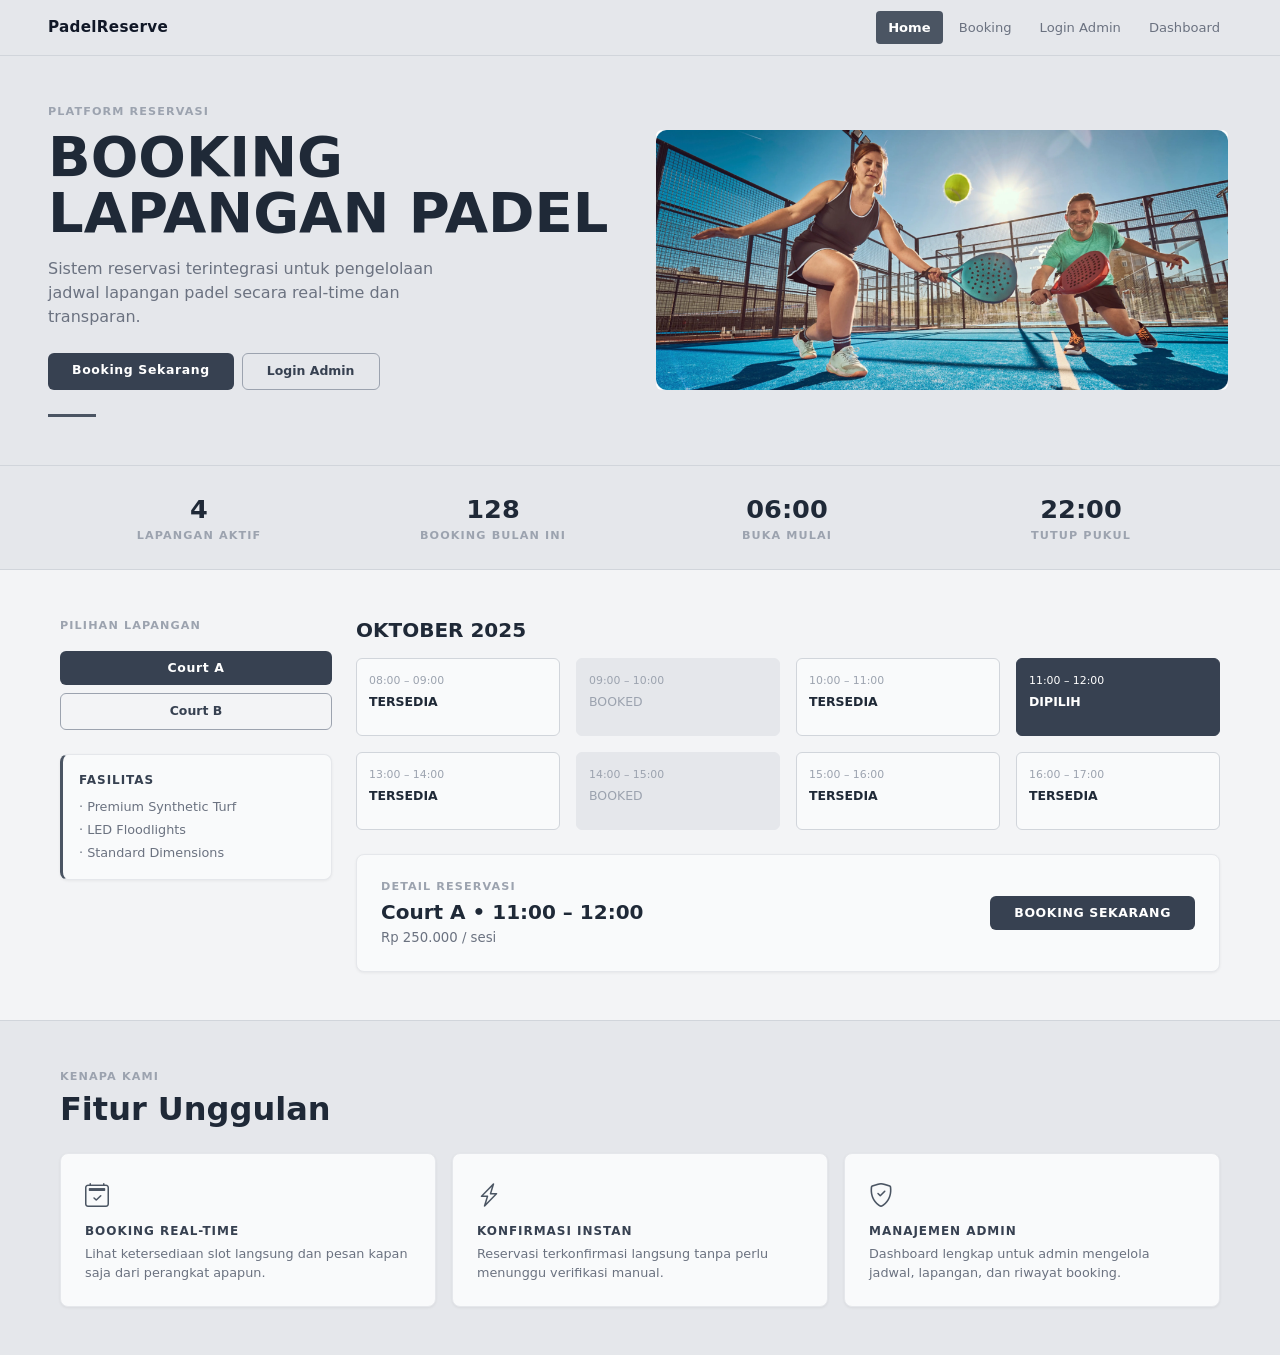
<file: padel/index.html>
<!DOCTYPE html>
<html lang="id">
<head>
  <meta charset="UTF-8">
  <meta name="viewport" content="width=device-width, initial-scale=1.0">
  <title>PadelReserve – Home</title>
  <link href="https://cdn.jsdelivr.net/npm/bootstrap@5.3.3/dist/css/bootstrap.min.css" rel="stylesheet">
  <link href="https://cdn.jsdelivr.net/npm/bootstrap-icons@1.11.3/font/bootstrap-icons.min.css" rel="stylesheet">
  <link href="css/style.css" rel="stylesheet">
</head>
<body>

<nav class="navbar navbar-expand-lg pr-navbar shadow-none">
  <div class="container-fluid px-4 px-lg-5">
    <a class="navbar-brand" href="index.html">PadelReserve</a>
    <button class="navbar-toggler border-0" type="button"
            data-bs-toggle="collapse" data-bs-target="#navMain">
      <span class="navbar-toggler-icon"></span>
    </button>
    <div class="collapse navbar-collapse justify-content-end" id="navMain">
      <ul class="navbar-nav gap-1 align-items-lg-center">
        <li class="nav-item"><a class="nav-link active" href="index.html">Home</a></li>
        <li class="nav-item"><a class="nav-link" href="booking.html">Booking</a></li>
        <li class="nav-item"><a class="nav-link" href="login.html">Login Admin</a></li>
        <li class="nav-item"><a class="nav-link" href="dashboard.html">Dashboard</a></li>
      </ul>
    </div>
  </div>
</nav>

<section class="hero-section py-5">
  <div class="container-fluid px-4 px-lg-5">
    <div class="row align-items-center g-4">
      <div class="col-lg-6">
        <span class="sec-label d-block mb-2">Platform Reservasi</span>
        <h1 class="display-4 fw-bold lh-1 mb-3">BOOKING<br>LAPANGAN PADEL</h1>
        <p class="mb-4" style="color:#6b7280;max-width:440px;">
          Sistem reservasi terintegrasi untuk pengelolaan jadwal lapangan padel
          secara real-time dan transparan.
        </p>
        <div class="d-flex gap-2 flex-wrap">
          <a href="booking.html" class="btn btn-pr px-4 py-2">Booking Sekarang</a>
          <a href="login.html" class="btn btn-pr-outline px-4 py-2">Login Admin</a>
        </div>
        <div style="width:48px;height:3px;background:#4b5563;margin-top:1.5rem;"></div>
      </div>
      <div class="col-lg-6 d-flex justify-content-center">
        <img src="padel.png" alt="Court Padel" class="img-fluid rounded" style="max-height:260px;object-fit:cover;">
      </div>
    </div>
  </div>
</section>

<section class="py-4 px-4 px-lg-5" style="background:#e5e7eb;border-bottom:1px solid #d1d5db;">
  <div class="container-fluid">
    <div class="row g-3 text-center">
      <div class="col-6 col-md-3">
        <div class="fw-bold" style="font-size:1.6rem;color:#1f2937;">4</div>
        <div class="sec-label">Lapangan Aktif</div>
      </div>
      <div class="col-6 col-md-3">
        <div class="fw-bold" style="font-size:1.6rem;color:#1f2937;">128</div>
        <div class="sec-label">Booking Bulan Ini</div>
      </div>
      <div class="col-6 col-md-3">
        <div class="fw-bold" style="font-size:1.6rem;color:#1f2937;">06:00</div>
        <div class="sec-label">Buka Mulai</div>
      </div>
      <div class="col-6 col-md-3">
        <div class="fw-bold" style="font-size:1.6rem;color:#1f2937;">22:00</div>
        <div class="sec-label">Tutup Pukul</div>
      </div>
    </div>
  </div>
</section>

<section class="py-5 px-4 px-lg-5">
  <div class="container-fluid">
    <div class="row g-4">

      <div class="col-12 col-lg-3">
        <span class="sec-label d-block mb-3">Pilihan Lapangan</span>
        <div class="d-grid gap-2 mb-4">
          <button class="btn btn-pr court-btn" data-court="A">Court A</button>
          <button class="btn btn-pr-outline court-btn" data-court="B">Court B</button>
        </div>

        <div class="pr-card p-3" style="border-left:3px solid #4b5563 !important;">
          <p class="sec-title mb-2">Fasilitas</p>
          <ul class="list-unstyled mb-0" style="font-size:0.8rem;color:#6b7280;">
            <li class="mb-1">· Premium Synthetic Turf</li>
            <li class="mb-1">· LED Floodlights</li>
            <li>· Standard Dimensions</li>
          </ul>
        </div>
      </div>

      <div class="col-12 col-lg-9">
        <h5 class="fw-bold mb-3" style="color:#1f2937;">OKTOBER 2025</h5>

        <div class="row row-cols-2 row-cols-md-3 row-cols-xl-4 g-3 mb-4" id="slotGrid">
          <div class="col"><div class="slot-card available"><small style="color:#9ca3af;">08:00 – 09:00</small><strong class="d-block mt-1" style="font-size:0.78rem;">TERSEDIA</strong></div></div>
          <div class="col"><div class="slot-card booked"><small>09:00 – 10:00</small><span class="d-block mt-1" style="font-size:0.78rem;">BOOKED</span></div></div>
          <div class="col"><div class="slot-card available"><small style="color:#9ca3af;">10:00 – 11:00</small><strong class="d-block mt-1" style="font-size:0.78rem;">TERSEDIA</strong></div></div>
          <div class="col"><div class="slot-card selected"><small>11:00 – 12:00</small><span class="d-block mt-1 fw-bold" style="font-size:0.78rem;">DIPILIH</span></div></div>
          <div class="col"><div class="slot-card available"><small style="color:#9ca3af;">13:00 – 14:00</small><strong class="d-block mt-1" style="font-size:0.78rem;">TERSEDIA</strong></div></div>
          <div class="col"><div class="slot-card booked"><small>14:00 – 15:00</small><span class="d-block mt-1" style="font-size:0.78rem;">BOOKED</span></div></div>
          <div class="col"><div class="slot-card available"><small style="color:#9ca3af;">15:00 – 16:00</small><strong class="d-block mt-1" style="font-size:0.78rem;">TERSEDIA</strong></div></div>
          <div class="col"><div class="slot-card available"><small style="color:#9ca3af;">16:00 – 17:00</small><strong class="d-block mt-1" style="font-size:0.78rem;">TERSEDIA</strong></div></div>
        </div>

        <div class="pr-card p-4 d-flex flex-column flex-md-row justify-content-between align-items-start align-items-md-center gap-3">
          <div>
            <span class="sec-label d-block mb-1">Detail Reservasi</span>
            <h5 class="fw-bold mb-1" style="color:#1f2937;">Court A &bull; 11:00 – 12:00</h5>
            <p class="mb-0" style="font-size:0.83rem;color:#6b7280;">Rp 250.000 / sesi</p>
          </div>
          <a href="booking.html" class="btn btn-pr px-4 py-2">BOOKING SEKARANG</a>
        </div>
      </div>
    </div>
  </div>
</section>

<!-- FITUR UNGGULAN — pakai Bootstrap Icons -->
<section class="py-5 px-4 px-lg-5" style="background:#e5e7eb;border-top:1px solid #d1d5db;">
  <div class="container-fluid">
    <span class="sec-label d-block mb-1">Kenapa Kami</span>
    <h2 class="fw-bold mb-4" style="color:#1f2937;">Fitur Unggulan</h2>
    <div class="row g-3">
      <div class="col-12 col-md-4">
        <div class="pr-card p-4 h-100">
          <i class="bi bi-calendar2-check mb-2 d-block" style="font-size:1.5rem;color:#4b5563;"></i>
          <div class="sec-title mb-1">Booking Real-time</div>
          <p class="mb-0" style="font-size:0.8rem;color:#6b7280;">Lihat ketersediaan slot langsung dan pesan kapan saja dari perangkat apapun.</p>
        </div>
      </div>
      <div class="col-12 col-md-4">
        <div class="pr-card p-4 h-100">
          <i class="bi bi-lightning-charge mb-2 d-block" style="font-size:1.5rem;color:#4b5563;"></i>
          <div class="sec-title mb-1">Konfirmasi Instan</div>
          <p class="mb-0" style="font-size:0.8rem;color:#6b7280;">Reservasi terkonfirmasi langsung tanpa perlu menunggu verifikasi manual.</p>
        </div>
      </div>
      <div class="col-12 col-md-4">
        <div class="pr-card p-4 h-100">
          <i class="bi bi-shield-check mb-2 d-block" style="font-size:1.5rem;color:#4b5563;"></i>
          <div class="sec-title mb-1">Manajemen Admin</div>
          <p class="mb-0" style="font-size:0.8rem;color:#6b7280;">Dashboard lengkap untuk admin mengelola jadwal, lapangan, dan riwayat booking.</p>
        </div>
      </div>
    </div>
  </div>
</section>

<script src="https://cdn.jsdelivr.net/npm/bootstrap@5.3.3/dist/js/bootstrap.bundle.min.js"></script>
<script>
  document.querySelectorAll('.slot-card').forEach(card => {
    card.addEventListener('click', function () {
      if (this.classList.contains('booked')) return;
      document.querySelectorAll('.slot-card').forEach(c =>
        c.classList.remove('selected'));
      this.classList.add('selected');
    });
  });
  document.querySelectorAll('.court-btn').forEach(btn => {
    btn.addEventListener('click', function () {
      document.querySelectorAll('.court-btn').forEach(b => {
        b.className = 'btn btn-pr-outline court-btn';
      });
      this.className = 'btn btn-pr court-btn';
    });
  });
</script>
</body>
</html>
</file>
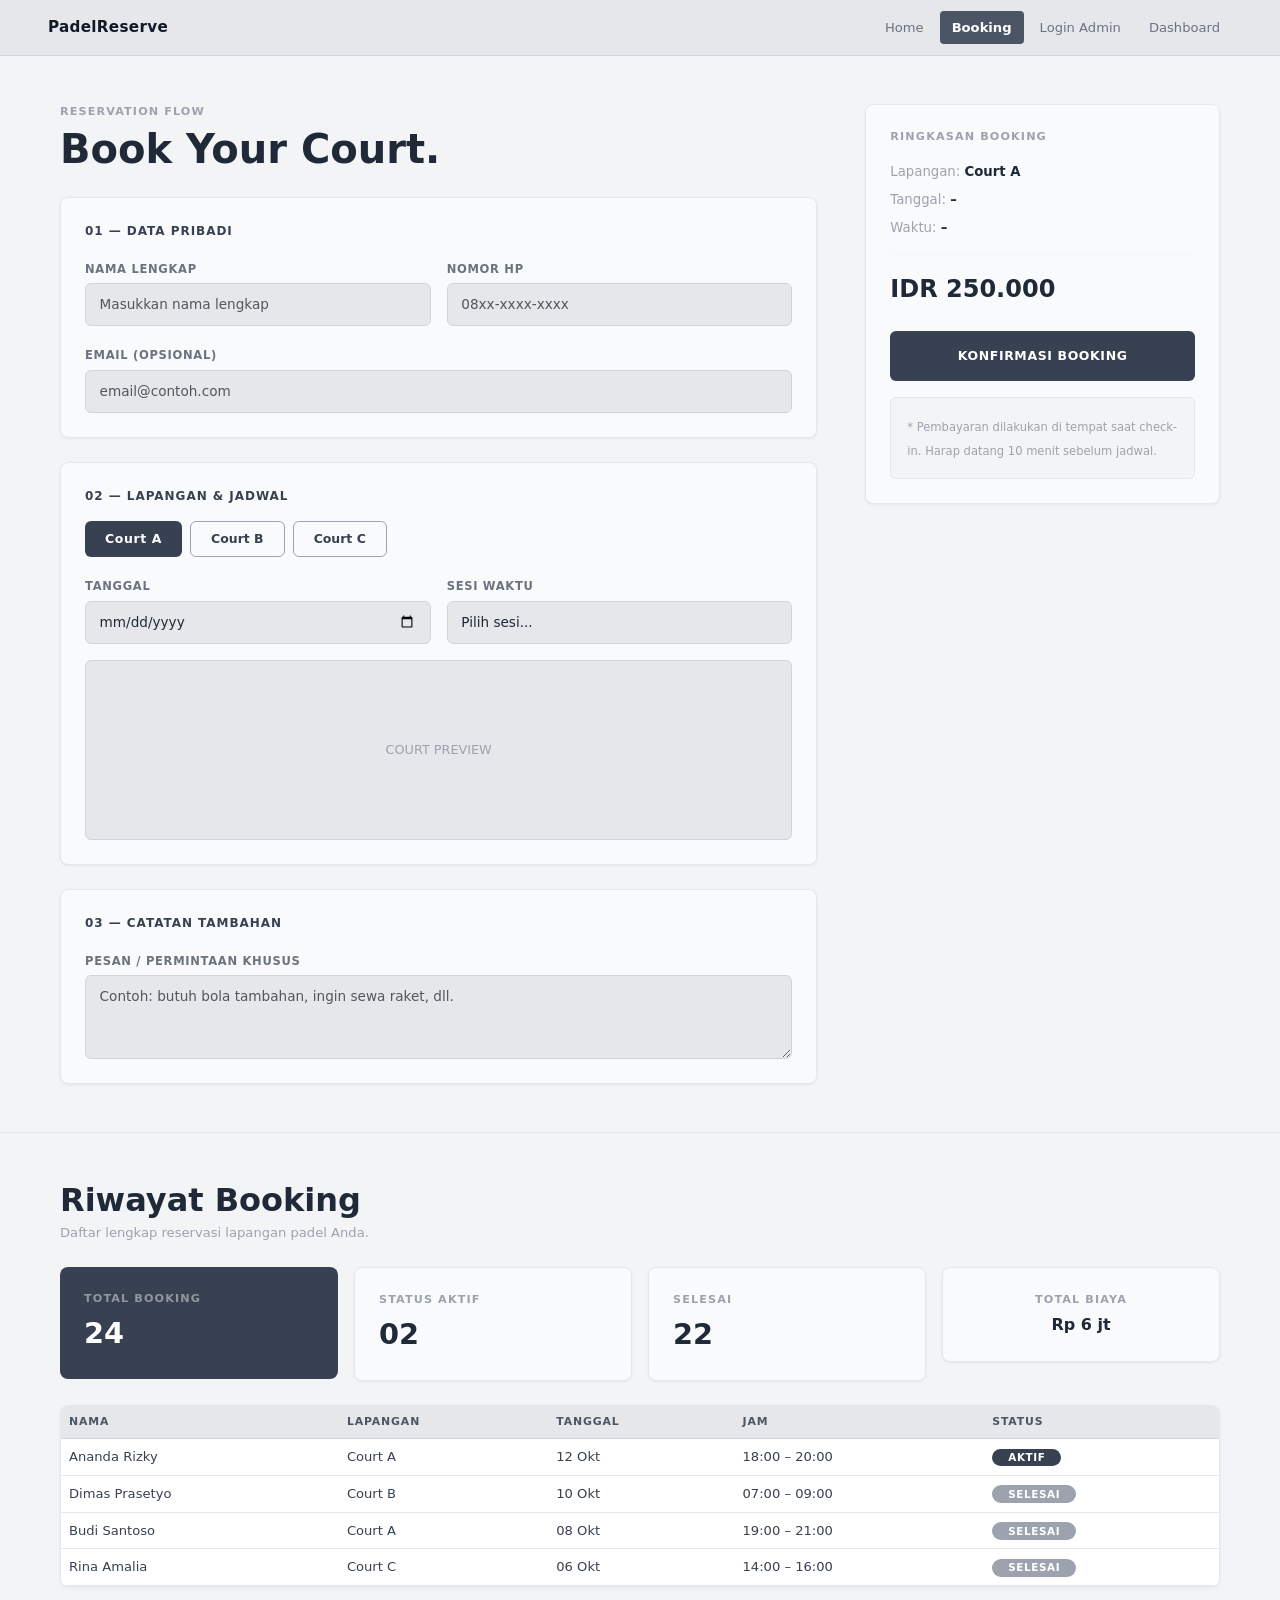
<file: padel/booking.html>
<!DOCTYPE html>
<html lang="id">
<head>
  <meta charset="UTF-8">
  <meta name="viewport" content="width=device-width, initial-scale=1.0">
  <title>Booking – PadelReserve</title>
  <link href="https://cdn.jsdelivr.net/npm/bootstrap@5.3.3/dist/css/bootstrap.min.css" rel="stylesheet">
  <link href="css/style.css" rel="stylesheet">
</head>
<body>

<nav class="navbar navbar-expand-lg pr-navbar shadow-none">
  <div class="container-fluid px-4 px-lg-5">
    <a class="navbar-brand" href="index.html">PadelReserve</a>
    <button class="navbar-toggler border-0" type="button"
            data-bs-toggle="collapse" data-bs-target="#navMain">
      <span class="navbar-toggler-icon"></span>
    </button>
    <div class="collapse navbar-collapse justify-content-end" id="navMain">
      <ul class="navbar-nav gap-1 align-items-lg-center">
        <li class="nav-item"><a class="nav-link" href="index.html">Home</a></li>
        <li class="nav-item"><a class="nav-link active" href="booking.html">Booking</a></li>
        <li class="nav-item"><a class="nav-link" href="login.html">Login Admin</a></li>
        <li class="nav-item"><a class="nav-link" href="dashboard.html">Dashboard</a></li>
      </ul>
    </div>
  </div>
</nav>

<section class="py-5 px-4 px-lg-5">
  <div class="container-fluid">
    <div class="row g-5">

      <div class="col-12 col-lg-8">
        <span class="sec-label d-block mb-1">Reservation Flow</span>
        <h1 class="fw-bold mb-4" style="color:#1f2937;">Book Your Court.</h1>

        <div class="pr-card p-4 mb-4">
          <div class="sec-title mb-3">01 — Data Pribadi</div>
          <div class="row g-3">
            <div class="col-md-6">
              <label class="pr-label">Nama Lengkap</label>
              <input type="text" class="form-control pr-input" id="fullName" placeholder="Masukkan nama lengkap">
            </div>
            <div class="col-md-6">
              <label class="pr-label">Nomor HP</label>
              <input type="tel" class="form-control pr-input" id="phone" placeholder="08xx-xxxx-xxxx">
            </div>
            <div class="col-12">
              <label class="pr-label">Email (opsional)</label>
              <input type="email" class="form-control pr-input" placeholder="email@contoh.com">
            </div>
          </div>
        </div>

        <div class="pr-card p-4 mb-4">
          <div class="sec-title mb-3">02 — Lapangan &amp; Jadwal</div>

          <div class="d-flex gap-2 mb-3 flex-wrap">
            <button type="button" class="btn btn-pr court-pick" data-court="A">Court A</button>
            <button type="button" class="btn btn-pr-outline court-pick" data-court="B">Court B</button>
            <button type="button" class="btn btn-pr-outline court-pick" data-court="C">Court C</button>
          </div>

          <div class="row g-3">
            <div class="col-md-6">
              <label class="pr-label">Tanggal</label>
              <input type="date" class="form-control pr-input" id="bookDate">
            </div>
            <div class="col-md-6">
              <label class="pr-label">Sesi Waktu</label>
              <select class="form-select pr-input" id="bookTime">
                <option value="">Pilih sesi...</option>
                <option>08:00 – 09:30</option>
                <option>09:30 – 11:00</option>
                <option>11:00 – 12:30</option>
                <option>13:00 – 14:30</option>
                <option>14:30 – 16:00</option>
                <option>16:00 – 17:30</option>
                <option>19:00 – 20:30</option>
                <option>20:30 – 22:00</option>
              </select>
            </div>
          </div>

          <div class="court-preview mt-3">COURT PREVIEW</div>
        </div>

        <div class="pr-card p-4">
          <div class="sec-title mb-3">03 — Catatan Tambahan</div>
          <label class="pr-label">Pesan / Permintaan Khusus</label>
          <textarea class="form-control pr-input" rows="3" placeholder="Contoh: butuh bola tambahan, ingin sewa raket, dll."></textarea>
        </div>
      </div>

      <div class="col-12 col-lg-4">
        <div class="pr-card p-4 sticky-top" style="top:72px;">
          <span class="sec-label d-block mb-3">Ringkasan Booking</span>

          <div class="mb-2" style="font-size:0.83rem;"><span style="color:#9ca3af;">Lapangan:</span> <strong id="sumCourt">Court A</strong></div>
          <div class="mb-2" style="font-size:0.83rem;"><span style="color:#9ca3af;">Tanggal:</span>  <strong id="sumDate">–</strong></div>
          <div class="mb-3" style="font-size:0.83rem;"><span style="color:#9ca3af;">Waktu:</span>    <strong id="sumTime">–</strong></div>

          <hr style="border-color:#e5e7eb;">
          <div class="fw-bold mb-4" style="font-size:1.5rem;color:#1f2937;">IDR 250.000</div>

          <button class="btn btn-pr w-100 py-3 mb-3" id="confirmBtn">KONFIRMASI BOOKING</button>

          <div class="p-3 rounded" style="background:#f3f4f6;border:1px solid #e5e7eb;">
            <small style="font-size:0.72rem;color:#9ca3af;">
              * Pembayaran dilakukan di tempat saat check-in. Harap datang 10 menit sebelum jadwal.
            </small>
          </div>
        </div>
      </div>

    </div>
  </div>
</section>

<section class="py-5 px-4 px-lg-5" style="border-top:1px solid #e5e7eb;">
  <div class="container-fluid">
    <h2 class="fw-bold mb-1" style="color:#1f2937;">Riwayat Booking</h2>
    <p class="mb-4" style="font-size:0.82rem;color:#9ca3af;">Daftar lengkap reservasi lapangan padel Anda.</p>

    <div class="row g-3 mb-4">
      <div class="col-6 col-md-3">
        <div class="pr-card-dark p-4 rounded-3">
          <div class="sec-label" style="color:rgba(255,255,255,0.45);">Total Booking</div>
          <div class="fw-bold mt-1" style="font-size:1.8rem;">24</div>
        </div>
      </div>
      <div class="col-6 col-md-3">
        <div class="pr-card p-4">
          <div class="sec-label">Status Aktif</div>
          <div class="fw-bold mt-1" style="font-size:1.8rem;color:#1f2937;">02</div>
        </div>
      </div>
      <div class="col-6 col-md-3">
        <div class="pr-card p-4">
          <div class="sec-label">Selesai</div>
          <div class="fw-bold mt-1" style="font-size:1.8rem;color:#1f2937;">22</div>
        </div>
      </div>
      <div class="col-6 col-md-3">
        <div class="pr-card p-4 d-flex align-items-center justify-content-center">
          <div class="text-center">
            <div class="sec-label">Total Biaya</div>
            <div class="fw-bold mt-1" style="font-size:1rem;color:#1f2937;">Rp 6 jt</div>
          </div>
        </div>
      </div>
    </div>

    <div class="pr-card p-0 overflow-hidden">
      <div class="table-responsive">
        <table class="table pr-table mb-0">
          <thead>
            <tr>
              <th>Nama</th>
              <th>Lapangan</th>
              <th>Tanggal</th>
              <th>Jam</th>
              <th>Status</th>
            </tr>
          </thead>
          <tbody>
            <tr>
              <td>Ananda Rizky</td><td>Court A</td><td>12 Okt</td><td>18:00 – 20:00</td>
              <td><span class="badge rounded-pill px-3" style="background:#374151;font-size:0.65rem;letter-spacing:0.06em;">AKTIF</span></td>
            </tr>
            <tr>
              <td>Dimas Prasetyo</td><td>Court B</td><td>10 Okt</td><td>07:00 – 09:00</td>
              <td><span class="badge rounded-pill px-3" style="background:#9ca3af;font-size:0.65rem;letter-spacing:0.06em;">SELESAI</span></td>
            </tr>
            <tr>
              <td>Budi Santoso</td><td>Court A</td><td>08 Okt</td><td>19:00 – 21:00</td>
              <td><span class="badge rounded-pill px-3" style="background:#9ca3af;font-size:0.65rem;letter-spacing:0.06em;">SELESAI</span></td>
            </tr>
            <tr>
              <td>Rina Amalia</td><td>Court C</td><td>06 Okt</td><td>14:00 – 16:00</td>
              <td><span class="badge rounded-pill px-3" style="background:#9ca3af;font-size:0.65rem;letter-spacing:0.06em;">SELESAI</span></td>
            </tr>
          </tbody>
        </table>
      </div>
    </div>
  </div>
</section>

<script src="https://cdn.jsdelivr.net/npm/bootstrap@5.3.3/dist/js/bootstrap.bundle.min.js"></script>
<script>
  document.querySelectorAll('.court-pick').forEach(btn => {
    btn.addEventListener('click', function () {
      document.querySelectorAll('.court-pick').forEach(b => {
        b.className = 'btn btn-pr-outline court-pick';
      });
      this.className = 'btn btn-pr court-pick';
      document.getElementById('sumCourt').textContent = 'Court ' + this.dataset.court;
    });
  });

  document.getElementById('bookDate').addEventListener('change', function () {
    document.getElementById('sumDate').textContent = this.value || '–';
  });
  document.getElementById('bookTime').addEventListener('change', function () {
    document.getElementById('sumTime').textContent = this.value || '–';
  });

  document.getElementById('confirmBtn').addEventListener('click', () => {
    const name = document.getElementById('fullName').value.trim();
    if (!name) { alert('Mohon isi nama lengkap terlebih dahulu.'); return; }
    alert('Booking berhasil dikonfirmasi! Terima kasih, ' + name + '.');
  });
</script>
</body>
</html>
</file>
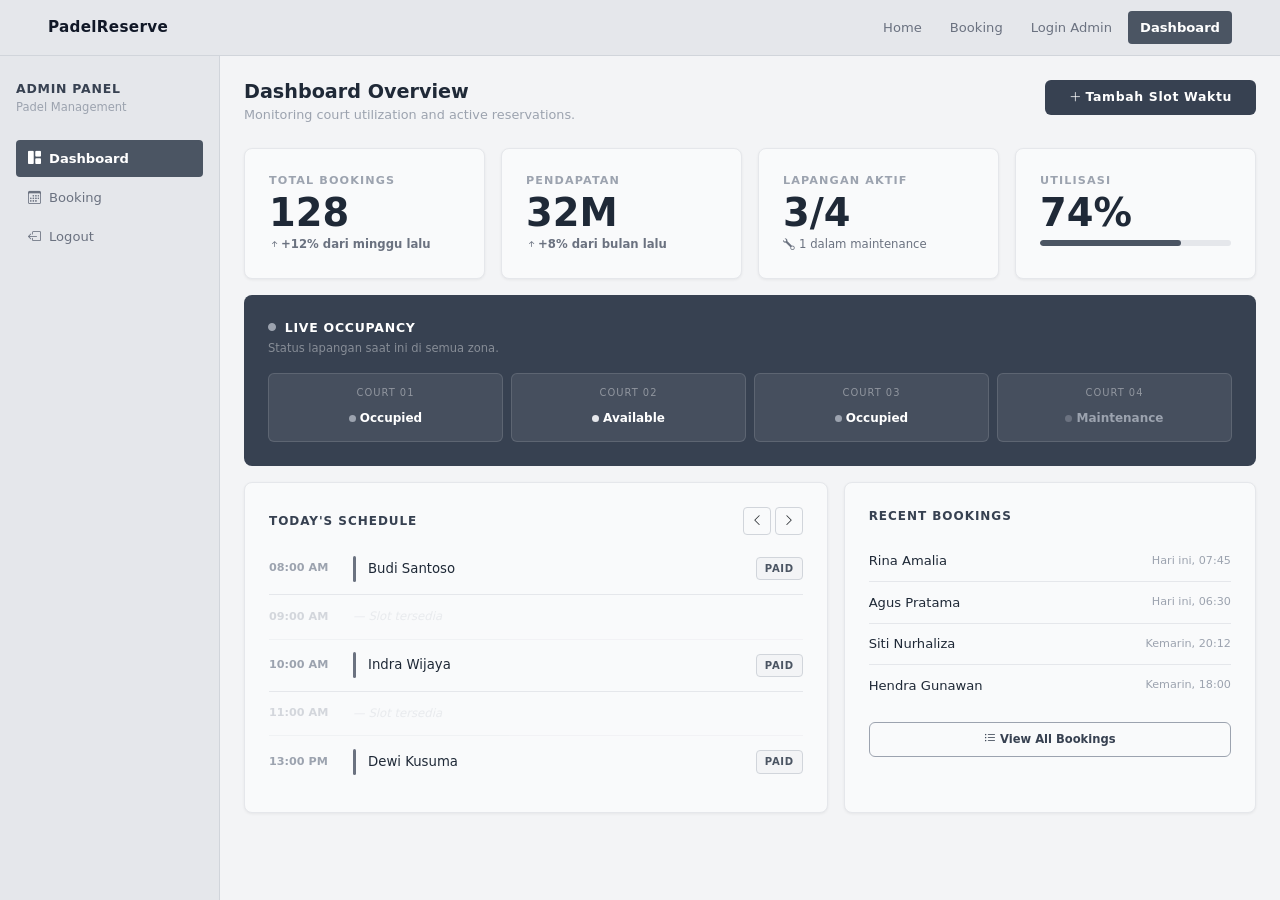
<file: padel/dashboard.html>
<!DOCTYPE html>
<html lang="id">
<head>
  <meta charset="UTF-8">
  <meta name="viewport" content="width=device-width, initial-scale=1.0">
  <title>Dashboard – PadelReserve</title>
  <link href="https://cdn.jsdelivr.net/npm/bootstrap@5.3.3/dist/css/bootstrap.min.css" rel="stylesheet">
  <link href="https://cdn.jsdelivr.net/npm/bootstrap-icons@1.11.3/font/bootstrap-icons.min.css" rel="stylesheet">
  <link href="css/style.css" rel="stylesheet">
</head>
<body>

<nav class="navbar navbar-expand-lg pr-navbar shadow-none">
  <div class="container-fluid px-4 px-lg-5">
    <a class="navbar-brand" href="index.html">PadelReserve</a>
    <button class="navbar-toggler border-0" type="button"
            data-bs-toggle="collapse" data-bs-target="#navMain">
      <span class="navbar-toggler-icon"></span>
    </button>
    <div class="collapse navbar-collapse justify-content-end" id="navMain">
      <ul class="navbar-nav gap-1 align-items-lg-center">
        <li class="nav-item"><a class="nav-link" href="index.html">Home</a></li>
        <li class="nav-item"><a class="nav-link" href="booking.html">Booking</a></li>
        <li class="nav-item"><a class="nav-link" href="login.html">Login Admin</a></li>
        <li class="nav-item"><a class="nav-link active" href="dashboard.html">Dashboard</a></li>
      </ul>
    </div>
  </div>
</nav>

<div class="d-flex" style="min-height:calc(100vh - 56px);">

  <aside class="pr-sidebar">
    <div style="font-size:0.78rem;font-weight:700;letter-spacing:0.06em;text-transform:uppercase;color:#374151;">Admin Panel</div>
    <span style="font-size:0.72rem;color:#9ca3af;display:block;margin-bottom:1.5rem;">Padel Management</span>
    <nav>
      <a href="dashboard.html" class="sidebar-link active">
        <i class="bi bi-grid-1x2-fill me-2"></i>Dashboard
      </a>
      <a href="booking.html" class="sidebar-link">
        <i class="bi bi-calendar3 me-2"></i>Booking
      </a>
      <a href="login.html" class="sidebar-link">
        <i class="bi bi-box-arrow-left me-2"></i>Logout
      </a>
    </nav>
  </aside>

  <main class="flex-grow-1 p-4" style="min-width:0;">

    <div class="d-flex flex-wrap justify-content-between align-items-start gap-3 mb-4">
      <div>
        <h1 style="font-size:1.2rem;font-weight:800;color:#1f2937;margin-bottom:2px;">Dashboard Overview</h1>
        <p class="mb-0" style="font-size:0.8rem;color:#9ca3af;">Monitoring court utilization and active reservations.</p>
      </div>
      <button class="btn btn-pr px-4">
        <i class="bi bi-plus-lg me-1"></i>Tambah Slot Waktu
      </button>
    </div>

    <div class="row g-3 mb-3">

      <div class="col-12 col-sm-6 col-xl-3">
        <div class="pr-card p-4 h-100">
          <div class="sec-label">Total Bookings</div>
          <div class="fw-bold my-1" style="font-size:2.4rem;color:#1f2937;line-height:1;">128</div>
          <div style="font-size:0.73rem;color:#6b7280;font-weight:600;">
            <i class="bi bi-arrow-up-short"></i>+12% dari minggu lalu
          </div>
        </div>
      </div>

      <div class="col-12 col-sm-6 col-xl-3">
        <div class="pr-card p-4 h-100">
          <div class="sec-label">Pendapatan</div>
          <div class="fw-bold my-1" style="font-size:2.4rem;color:#1f2937;line-height:1;">32M</div>
          <div style="font-size:0.73rem;color:#6b7280;font-weight:600;">
            <i class="bi bi-arrow-up-short"></i>+8% dari bulan lalu
          </div>
        </div>
      </div>

      <div class="col-12 col-sm-6 col-xl-3">
        <div class="pr-card p-4 h-100">
          <div class="sec-label">Lapangan Aktif</div>
          <div class="fw-bold my-1" style="font-size:2.4rem;color:#1f2937;line-height:1;">3/4</div>
          <div style="font-size:0.73rem;color:#6b7280;">
            <i class="bi bi-wrench me-1"></i>1 dalam maintenance
          </div>
        </div>
      </div>

      <div class="col-12 col-sm-6 col-xl-3">
        <div class="pr-card p-4 h-100">
          <div class="sec-label">Utilisasi</div>
          <div class="fw-bold my-1" style="font-size:2.4rem;color:#1f2937;line-height:1;">74%</div>
          <div class="mt-2">
            <div class="progress rounded-pill" style="height:6px;background:#e5e7eb;">
              <div class="progress-bar" style="width:74%;background:#4b5563;border-radius:9999px;"></div>
            </div>
          </div>
        </div>
      </div>
    </div>

    <div class="pr-card-dark p-4 mb-3 rounded-3">
      <div style="font-size:0.78rem;font-weight:700;letter-spacing:0.06em;text-transform:uppercase;margin-bottom:2px;">
        <i class="bi bi-circle-fill me-2" style="font-size:0.5rem;color:#9ca3af;vertical-align:middle;"></i>Live Occupancy
      </div>
      <div style="font-size:0.72rem;color:rgba(255,255,255,0.4);margin-bottom:1rem;">Status lapangan saat ini di semua zona.</div>

      <div class="row g-2">
        <div class="col-6 col-md-3">
          <div class="court-tile">
            <span class="court-label">Court 01</span>
            <span style="font-size:0.75rem;font-weight:700;">
              <span class="dot dot-occ"></span>Occupied
            </span>
          </div>
        </div>
        <div class="col-6 col-md-3">
          <div class="court-tile">
            <span class="court-label">Court 02</span>
            <span style="font-size:0.75rem;font-weight:700;">
              <span class="dot dot-avail"></span>Available
            </span>
          </div>
        </div>
        <div class="col-6 col-md-3">
          <div class="court-tile">
            <span class="court-label">Court 03</span>
            <span style="font-size:0.75rem;font-weight:700;">
              <span class="dot dot-occ"></span>Occupied
            </span>
          </div>
        </div>
        <div class="col-6 col-md-3">
          <div class="court-tile">
            <span class="court-label">Court 04</span>
            <span style="font-size:0.75rem;font-weight:700;color:#9ca3af;">
              <span class="dot dot-maint"></span>Maintenance
            </span>
          </div>
        </div>
      </div>
    </div>

    <div class="row g-3">

      <div class="col-12 col-md-7">
        <div class="pr-card p-4 h-100">
          <div class="d-flex justify-content-between align-items-center mb-2">
            <span class="sec-title">Today's Schedule</span>
            <div class="d-flex gap-1">
              <button class="btn btn-sm" style="border:1px solid #d1d5db;background:#f9fafb;border-radius:4px;width:28px;height:28px;font-size:0.75rem;padding:0;">
                <i class="bi bi-chevron-left"></i>
              </button>
              <button class="btn btn-sm" style="border:1px solid #d1d5db;background:#f9fafb;border-radius:4px;width:28px;height:28px;font-size:0.75rem;padding:0;">
                <i class="bi bi-chevron-right"></i>
              </button>
            </div>
          </div>
          <div class="sch-row">
            <span class="sch-time">08:00 AM</span>
            <div class="sch-bar"></div>
            <span class="sch-name">Budi Santoso</span>
            <span class="badge-paid">PAID</span>
          </div>
          <div class="sch-row" style="opacity:0.4;">
            <span class="sch-time">09:00 AM</span>
            <span class="sch-empty">— Slot tersedia</span>
          </div>
          <div class="sch-row">
            <span class="sch-time">10:00 AM</span>
            <div class="sch-bar"></div>
            <span class="sch-name">Indra Wijaya</span>
            <span class="badge-paid">PAID</span>
          </div>
          <div class="sch-row" style="opacity:0.4;">
            <span class="sch-time">11:00 AM</span>
            <span class="sch-empty">— Slot tersedia</span>
          </div>
          <div class="sch-row">
            <span class="sch-time">13:00 PM</span>
            <div class="sch-bar"></div>
            <span class="sch-name">Dewi Kusuma</span>
            <span class="badge-paid">PAID</span>
          </div>
        </div>
      </div>

      <div class="col-12 col-md-5">
        <div class="pr-card p-4 h-100">
          <span class="sec-title d-block mb-3">Recent Bookings</span>

          <div style="display:flex;align-items:center;justify-content:space-between;padding:0.65rem 0;border-bottom:1px solid #e5e7eb;font-size:0.82rem;">
            <span style="font-weight:500;color:#1f2937;">Rina Amalia</span>
            <span style="font-size:0.7rem;color:#9ca3af;">Hari ini, 07:45</span>
          </div>
          <div style="display:flex;align-items:center;justify-content:space-between;padding:0.65rem 0;border-bottom:1px solid #e5e7eb;font-size:0.82rem;">
            <span style="font-weight:500;color:#1f2937;">Agus Pratama</span>
            <span style="font-size:0.7rem;color:#9ca3af;">Hari ini, 06:30</span>
          </div>
          <div style="display:flex;align-items:center;justify-content:space-between;padding:0.65rem 0;border-bottom:1px solid #e5e7eb;font-size:0.82rem;">
            <span style="font-weight:500;color:#1f2937;">Siti Nurhaliza</span>
            <span style="font-size:0.7rem;color:#9ca3af;">Kemarin, 20:12</span>
          </div>
          <div style="display:flex;align-items:center;justify-content:space-between;padding:0.65rem 0;font-size:0.82rem;">
            <span style="font-weight:500;color:#1f2937;">Hendra Gunawan</span>
            <span style="font-size:0.7rem;color:#9ca3af;">Kemarin, 18:00</span>
          </div>

          <a href="booking.html" class="btn btn-pr-outline w-100 mt-3 py-2" style="font-size:0.72rem;">
            <i class="bi bi-list-ul me-1"></i>View All Bookings
          </a>
        </div>
      </div>
    </div>

  </main>
</div>

<script src="https://cdn.jsdelivr.net/npm/bootstrap@5.3.3/dist/js/bootstrap.bundle.min.js"></script>
</body>
</html>
</file>
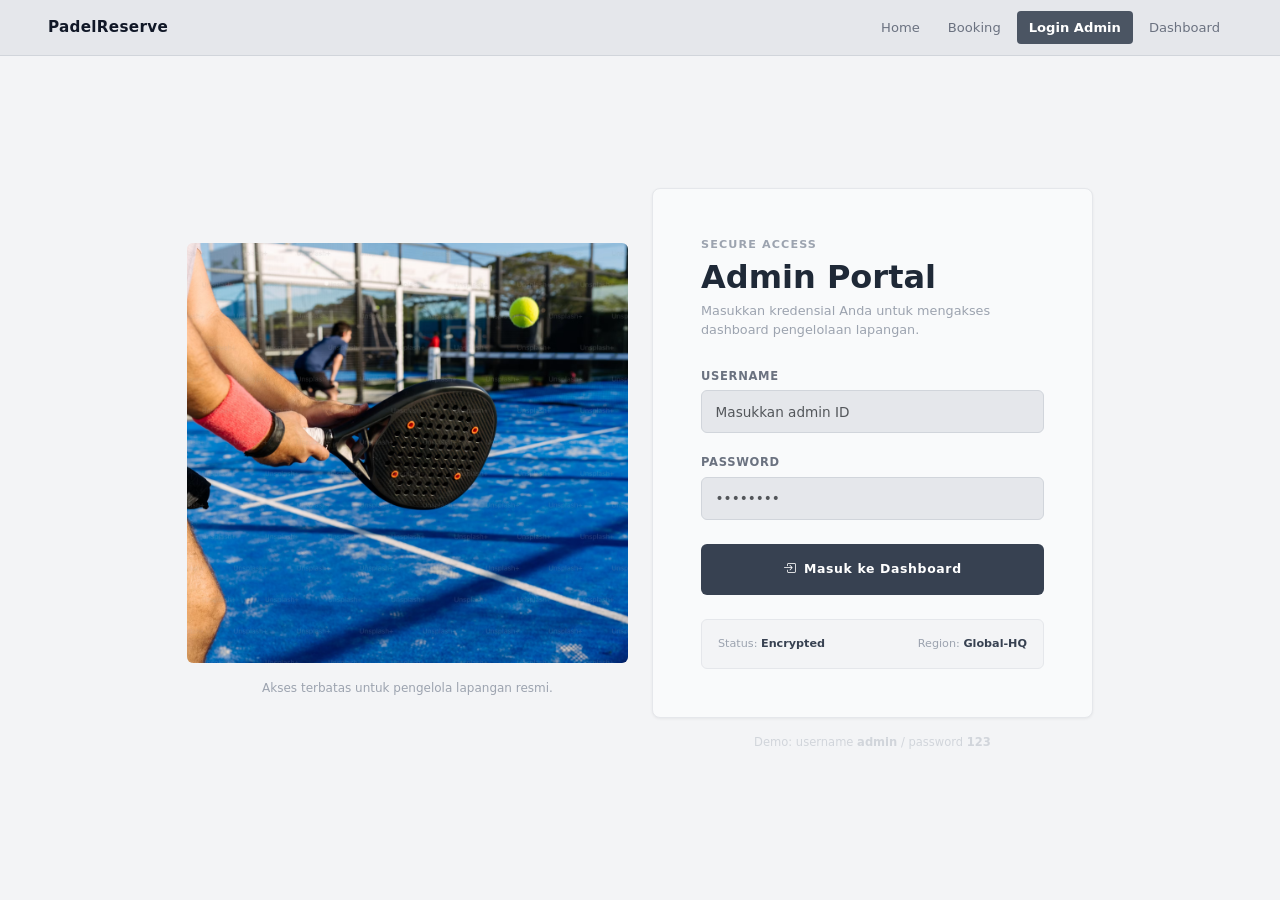
<file: padel/login.html>
<!DOCTYPE html>
<html lang="id">
<head>
  <meta charset="UTF-8">
  <meta name="viewport" content="width=device-width, initial-scale=1.0">
  <title>Login Admin – PadelReserve</title>
  <link href="https://cdn.jsdelivr.net/npm/bootstrap@5.3.3/dist/css/bootstrap.min.css" rel="stylesheet">
  <link href="https://cdn.jsdelivr.net/npm/bootstrap-icons@1.11.3/font/bootstrap-icons.min.css" rel="stylesheet">
  <link href="css/style.css" rel="stylesheet">
</head>
<body>

<nav class="navbar navbar-expand-lg pr-navbar shadow-none">
  <div class="container-fluid px-4 px-lg-5">
    <a class="navbar-brand" href="index.html">PadelReserve</a>
    <button class="navbar-toggler border-0" type="button"
            data-bs-toggle="collapse" data-bs-target="#navMain">
      <span class="navbar-toggler-icon"></span>
    </button>
    <div class="collapse navbar-collapse justify-content-end" id="navMain">
      <ul class="navbar-nav gap-1 align-items-lg-center">
        <li class="nav-item"><a class="nav-link" href="index.html">Home</a></li>
        <li class="nav-item"><a class="nav-link" href="booking.html">Booking</a></li>
        <li class="nav-item"><a class="nav-link active" href="login.html">Login Admin</a></li>
        <li class="nav-item"><a class="nav-link" href="dashboard.html">Dashboard</a></li>
      </ul>
    </div>
  </div>
</nav>

<section class="d-flex align-items-center justify-content-center" style="min-height:calc(100vh - 56px);">
  <div class="container px-4">
    <div class="row justify-content-center align-items-center g-4">

      <!-- LEFT: Image -->
      <div class="col-12 col-md-5 d-none d-md-block">
        <img src="loginpadel.png" alt="Padel Court" class="img-fluid rounded"
             style="width:100%;height:420px;object-fit:cover;">
        <p class="mt-3" style="font-size:0.75rem;color:#9ca3af;text-align:center;">
          Akses terbatas untuk pengelola lapangan resmi.
        </p>
      </div>

      <!-- RIGHT: Form -->
      <div class="col-12 col-md-5">
        <div class="pr-card p-4 p-lg-5">
          <span class="sec-label d-block mb-1">Secure Access</span>
          <h2 class="fw-bold mb-1" style="color:#1f2937;">Admin Portal</h2>
          <p class="mb-4" style="font-size:0.8rem;color:#9ca3af;">
            Masukkan kredensial Anda untuk mengakses dashboard pengelolaan lapangan.
          </p>

          <div id="loginForm">
            <div id="loginAlert" class="alert mb-3 d-none" role="alert" style="font-size:0.8rem;border-radius:6px;"></div>

            <div class="mb-3">
              <label class="pr-label" for="user">Username</label>
              <input type="text" class="form-control pr-input" id="user" placeholder="Masukkan admin ID" autocomplete="username">
            </div>
            <div class="mb-4">
              <label class="pr-label" for="pass">Password</label>
              <input type="password" class="form-control pr-input" id="pass" placeholder="••••••••" autocomplete="current-password">
            </div>

            <button type="button" class="btn btn-pr w-100 py-3" onclick="doLogin()">
              <i class="bi bi-box-arrow-in-right me-2"></i>Masuk ke Dashboard
            </button>
          </div>

          <div class="mt-4 p-3 rounded" style="background:#f3f4f6;border:1px solid #e5e7eb;">
            <div class="d-flex justify-content-between">
              <small style="font-size:0.7rem;color:#9ca3af;">Status: <strong style="color:#374151;">Encrypted</strong></small>
              <small style="font-size:0.7rem;color:#9ca3af;">Region: <strong style="color:#374151;">Global-HQ</strong></small>
            </div>
          </div>
        </div>

        <p class="mt-3 text-center" style="font-size:0.72rem;color:#d1d5db;">
          Demo: username <strong>admin</strong> / password <strong>123</strong>
        </p>
      </div>

    </div>
  </div>
</section>

<script src="https://cdn.jsdelivr.net/npm/bootstrap@5.3.3/dist/js/bootstrap.bundle.min.js"></script>
<script>
  function doLogin() {
    const user = document.getElementById('user').value.trim();
    const pass = document.getElementById('pass').value;

    if (!user || !pass) {
      showAlert('Mohon isi username dan password.', 'warning');
      return;
    }
    if (user === 'admin' && pass === '123') {
      showAlert('Login berhasil! Mengalihkan ke dashboard...', 'success');
      setTimeout(() => window.location.href = 'dashboard.html', 1200);
    } else {
      showAlert('Username atau password salah. Coba lagi.', 'danger');
    }
  }

  function showAlert(msg, type) {
    const el = document.getElementById('loginAlert');
    el.className = `alert alert-${type} mb-3`;
    el.textContent = msg;
  }

  document.getElementById('pass').addEventListener('keydown', e => {
    if (e.key === 'Enter') doLogin();
  });
</script>
</body>
</html>
</file>
<file: padel/css/style.css>
:root {
  --gray-50:  #f9fafb;
  --gray-100: #f3f4f6;
  --gray-200: #e5e7eb;
  --gray-300: #d1d5db;
  --gray-400: #9ca3af;
  --gray-500: #6b7280;
  --gray-600: #4b5563;
  --gray-700: #374151;
  --gray-800: #1f2937;
  --gray-900: #111827;
}

* { box-sizing: border-box; }
body {
  font-family: 'Segoe UI', system-ui, -apple-system, sans-serif;
  background: var(--gray-100);
  color: var(--gray-800);
}

.pr-navbar {
  background: var(--gray-200) !important;
  border-bottom: 1px solid var(--gray-300) !important;
  height: 56px;
  box-shadow: none !important;
}
.pr-navbar .navbar-brand {
  font-weight: 800;
  font-size: 0.95rem;
  letter-spacing: 0.02em;
  color: var(--gray-900) !important;
}
.pr-navbar .nav-link {
  font-size: 0.82rem;
  font-weight: 500;
  color: var(--gray-500) !important;
  padding: 0.4rem 0.75rem !important;
  border-radius: 4px;
  transition: background 0.15s, color 0.15s;
}
.pr-navbar .nav-link:hover {
  background: var(--gray-300);
  color: var(--gray-800) !important;
}
.pr-navbar .nav-link.active {
  background: var(--gray-600);
  color: #fff !important;
  font-weight: 600;
}

.pr-card {
  background: var(--gray-50);
  border: 1px solid var(--gray-200) !important;
  border-radius: 8px !important;
  box-shadow: 0 1px 3px rgba(0,0,0,0.06) !important;
}
.pr-card-dark {
  background: var(--gray-700) !important;
  border-color: var(--gray-700) !important;
  color: #fff;
}

.btn-pr {
  background: var(--gray-700);
  color: #fff;
  border: none;
  border-radius: 6px;
  font-size: 0.78rem;
  font-weight: 700;
  letter-spacing: 0.05em;
  padding: 0.5rem 1.25rem;
  transition: background 0.15s;
  cursor: pointer;
}
.btn-pr:hover { background: var(--gray-600); color: #fff; }

.btn-pr-outline {
  background: transparent;
  color: var(--gray-700);
  border: 1px solid var(--gray-400);
  border-radius: 6px;
  font-size: 0.78rem;
  font-weight: 600;
  padding: 0.5rem 1.25rem;
  transition: background 0.15s, color 0.15s;
  cursor: pointer;
}
.btn-pr-outline:hover { background: var(--gray-700); color: #fff; border-color: var(--gray-700); }
.btn-pr-outline.active, .btn-pr-outline.selected {
  background: var(--gray-700);
  color: #fff;
  border-color: var(--gray-700);
}

.sec-label {
  font-size: 0.7rem;
  font-weight: 700;
  letter-spacing: 0.1em;
  text-transform: uppercase;
  color: var(--gray-400);
}
.sec-title {
  font-size: 0.75rem;
  font-weight: 700;
  letter-spacing: 0.08em;
  text-transform: uppercase;
  color: var(--gray-700);
}

.pr-input {
  background: var(--gray-200) !important;
  border: 1px solid var(--gray-300) !important;
  border-radius: 6px !important;
  color: var(--gray-800) !important;
  font-size: 0.85rem;
  padding: 0.65rem 0.85rem !important;
  transition: border-color 0.15s, box-shadow 0.15s;
}
.pr-input:focus {
  background: var(--gray-100) !important;
  border-color: var(--gray-600) !important;
  box-shadow: 0 0 0 3px rgba(75,85,99,0.18) !important;
  outline: none;
}
.pr-label {
  font-size: 0.72rem;
  font-weight: 700;
  letter-spacing: 0.06em;
  text-transform: uppercase;
  color: var(--gray-500);
  margin-bottom: 5px;
}

.hero-section {
  background: var(--gray-200);
  border-bottom: 1px solid var(--gray-300);
}
.hero-placeholder {
  width: 100%;
  max-width: 460px;
  height: 260px;
  background: var(--gray-300);
  display: flex;
  align-items: center;
  justify-content: center;
  color: var(--gray-500);
  font-size: 0.8rem;
  border: 1px solid var(--gray-300);
  position: relative;
  overflow: hidden;
  border-radius: 6px;
}
.hero-placeholder::before, .hero-placeholder::after {
  content: '';
  position: absolute;
  width: 140%;
  height: 1px;
  background: var(--gray-400);
  top: 50%;
}
.hero-placeholder::before { transform: rotate(25deg); }
.hero-placeholder::after  { transform: rotate(-25deg); }

.slot-card {
  border: 1px solid var(--gray-300) !important;
  border-radius: 6px !important;
  background: var(--gray-50);
  cursor: pointer;
  transition: transform 0.15s, border-color 0.15s;
  min-height: 78px;
  font-size: 0.78rem;
  padding: 0.75rem !important;
}
.slot-card:hover:not(.booked) {
  transform: translateY(-2px);
  border-color: var(--gray-600) !important;
}
.slot-card.booked {
  cursor: not-allowed;
  background: var(--gray-200) !important;
  color: var(--gray-400);
  border-color: var(--gray-200) !important;
}
.slot-card.selected {
  background: var(--gray-700) !important;
  color: #fff !important;
  border-color: var(--gray-700) !important;
}

.pr-sidebar {
  width: 220px;
  min-height: calc(100vh - 56px);
  background: var(--gray-200);
  border-right: 1px solid var(--gray-300);
  padding: 1.5rem 1rem;
  flex-shrink: 0;
}
.sidebar-link {
  display: block;
  padding: 0.55rem 0.75rem;
  font-size: 0.82rem;
  color: var(--gray-500);
  text-decoration: none;
  border-radius: 4px;
  margin-bottom: 2px;
  font-weight: 500;
  transition: background 0.15s, color 0.15s;
}
.sidebar-link:hover { background: var(--gray-300); color: var(--gray-800); }
.sidebar-link.active { background: var(--gray-600); color: #fff; font-weight: 600; }

.court-tile {
  background: rgba(255,255,255,0.08);
  border: 1px solid rgba(255,255,255,0.12);
  border-radius: 6px;
  padding: 0.75rem;
  text-align: center;
  flex: 1;
  min-width: 90px;
}
.court-label {
  font-size: 0.62rem;
  letter-spacing: 0.1em;
  text-transform: uppercase;
  color: rgba(255,255,255,0.4);
  display: block;
  margin-bottom: 4px;
}
.dot {
  display: inline-block;
  width: 7px; height: 7px;
  border-radius: 50%;
  margin-right: 4px;
  vertical-align: middle;
}
.dot-occ  { background: #9ca3af; }
.dot-avail{ background: #e5e7eb; }
.dot-maint{ background: #6b7280; }

.sch-row {
  display: flex;
  align-items: center;
  gap: 0.75rem;
  padding: 0.8rem 0;
  border-bottom: 1px solid var(--gray-200);
  font-size: 0.83rem;
}
.sch-row:last-child { border-bottom: none; }
.sch-time { font-size: 0.7rem; color: var(--gray-400); font-weight: 600; width: 72px; flex-shrink: 0; }
.sch-bar  { width: 3px; height: 26px; background: var(--gray-500); border-radius: 2px; flex-shrink: 0; }
.sch-name { flex: 1; font-weight: 500; color: var(--gray-800); }
.sch-empty{ flex: 1; font-size: 0.73rem; color: var(--gray-300); font-style: italic; }
.badge-paid {
  font-size: 0.63rem; font-weight: 700; letter-spacing: 0.06em;
  background: var(--gray-100); color: var(--gray-600);
  border: 1px solid var(--gray-300); padding: 3px 8px; border-radius: 4px;
}

.pr-table thead th {
  font-size: 0.68rem;
  text-transform: uppercase;
  letter-spacing: 0.08em;
  background: var(--gray-200);
  color: var(--gray-600);
  font-weight: 700;
  border-color: var(--gray-300);
}
.pr-table td {
  font-size: 0.82rem;
  color: var(--gray-700);
  border-color: var(--gray-200);
  vertical-align: middle;
}
.pr-table tbody tr:hover { background: var(--gray-100); }

.login-img {
  width: 100%;
  height: 420px;
  background: var(--gray-300);
  border-radius: 8px;
  display: flex;
  align-items: center;
  justify-content: center;
  color: var(--gray-500);
  font-size: 0.8rem;
  position: relative;
  overflow: hidden;
}
.login-img::before, .login-img::after {
  content: '';
  position: absolute;
  width: 140%; height: 1px;
  background: var(--gray-400); top: 50%;
}
.login-img::before { transform: rotate(30deg); }
.login-img::after  { transform: rotate(-30deg); }

.court-preview {
  height: 180px;
  background: var(--gray-200);
  border: 1px solid var(--gray-300);
  border-radius: 6px;
  display: flex; align-items: center; justify-content: center;
  color: var(--gray-400); font-size: 0.8rem;
}

@media (max-width: 991px) {
  .pr-sidebar { display: none; }
}
@media (max-width: 576px) {
  h1.display-4 { font-size: 1.9rem; }
}
</file>
